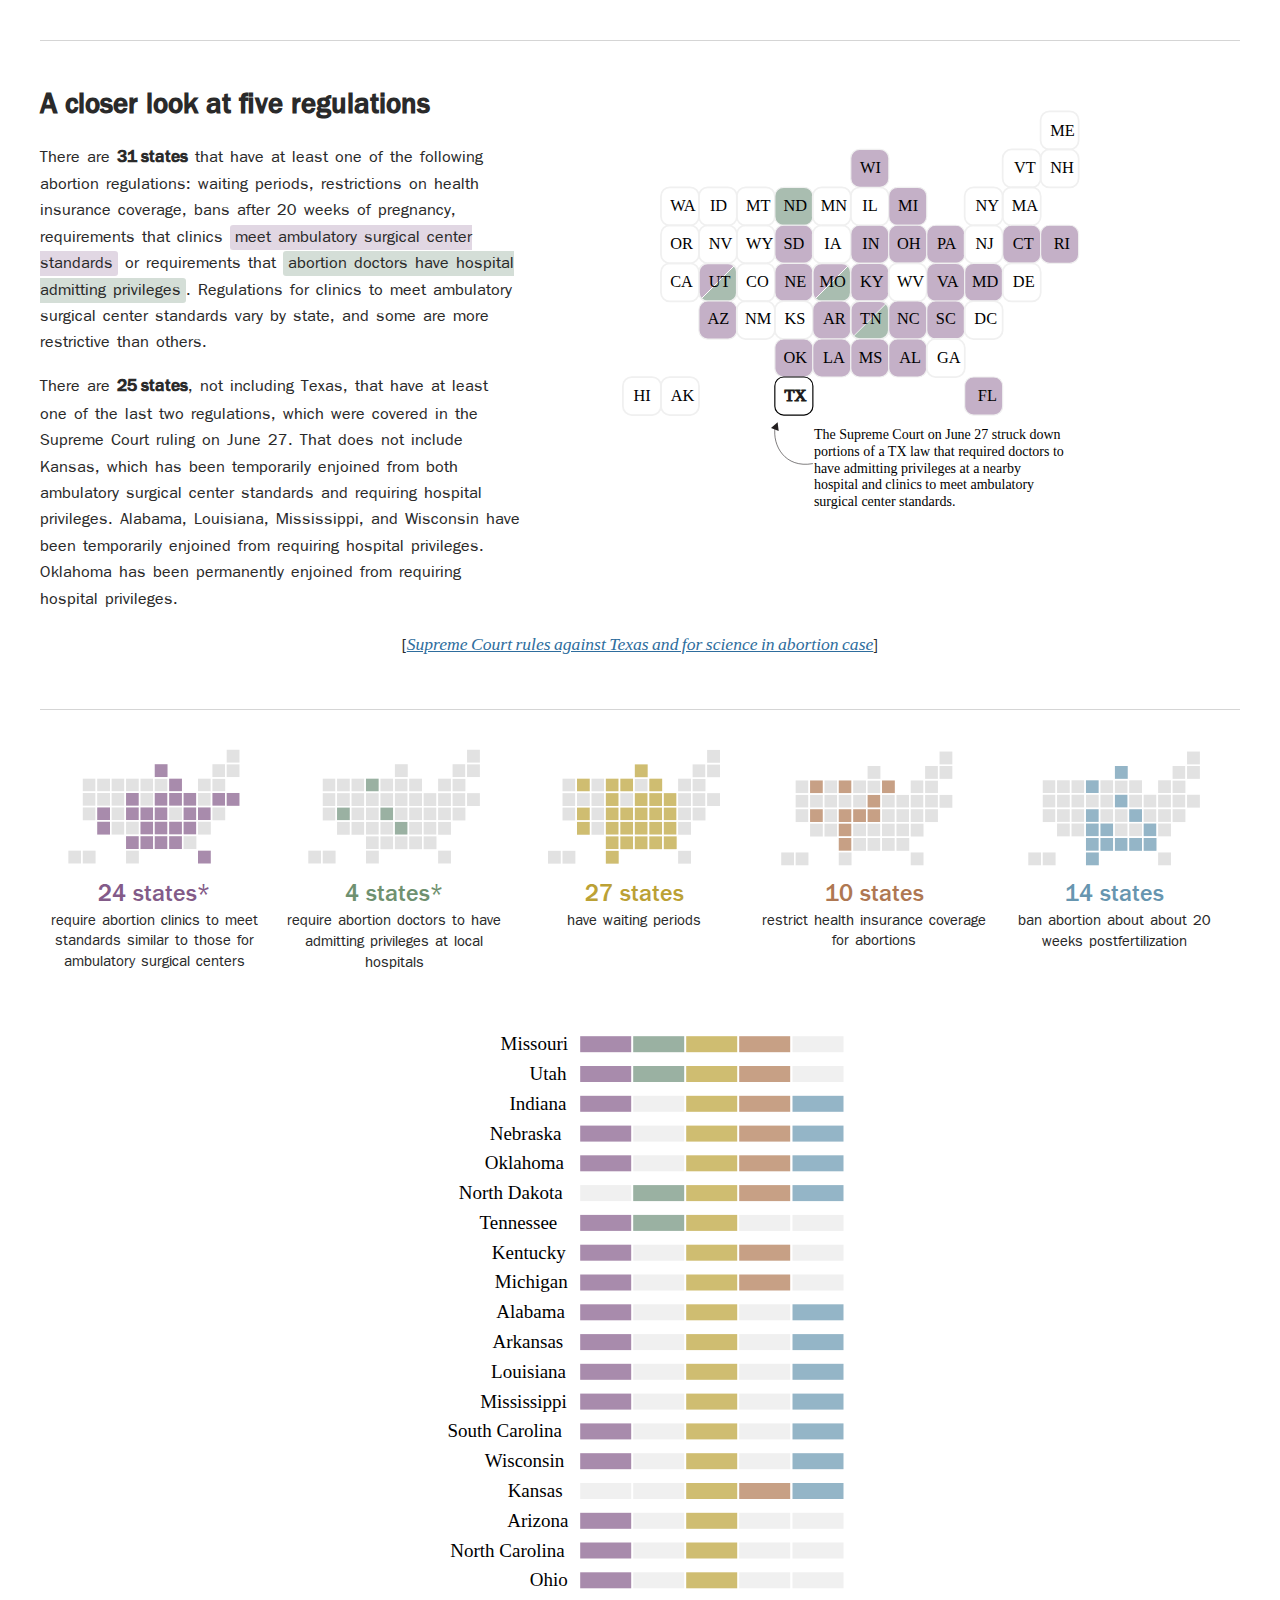
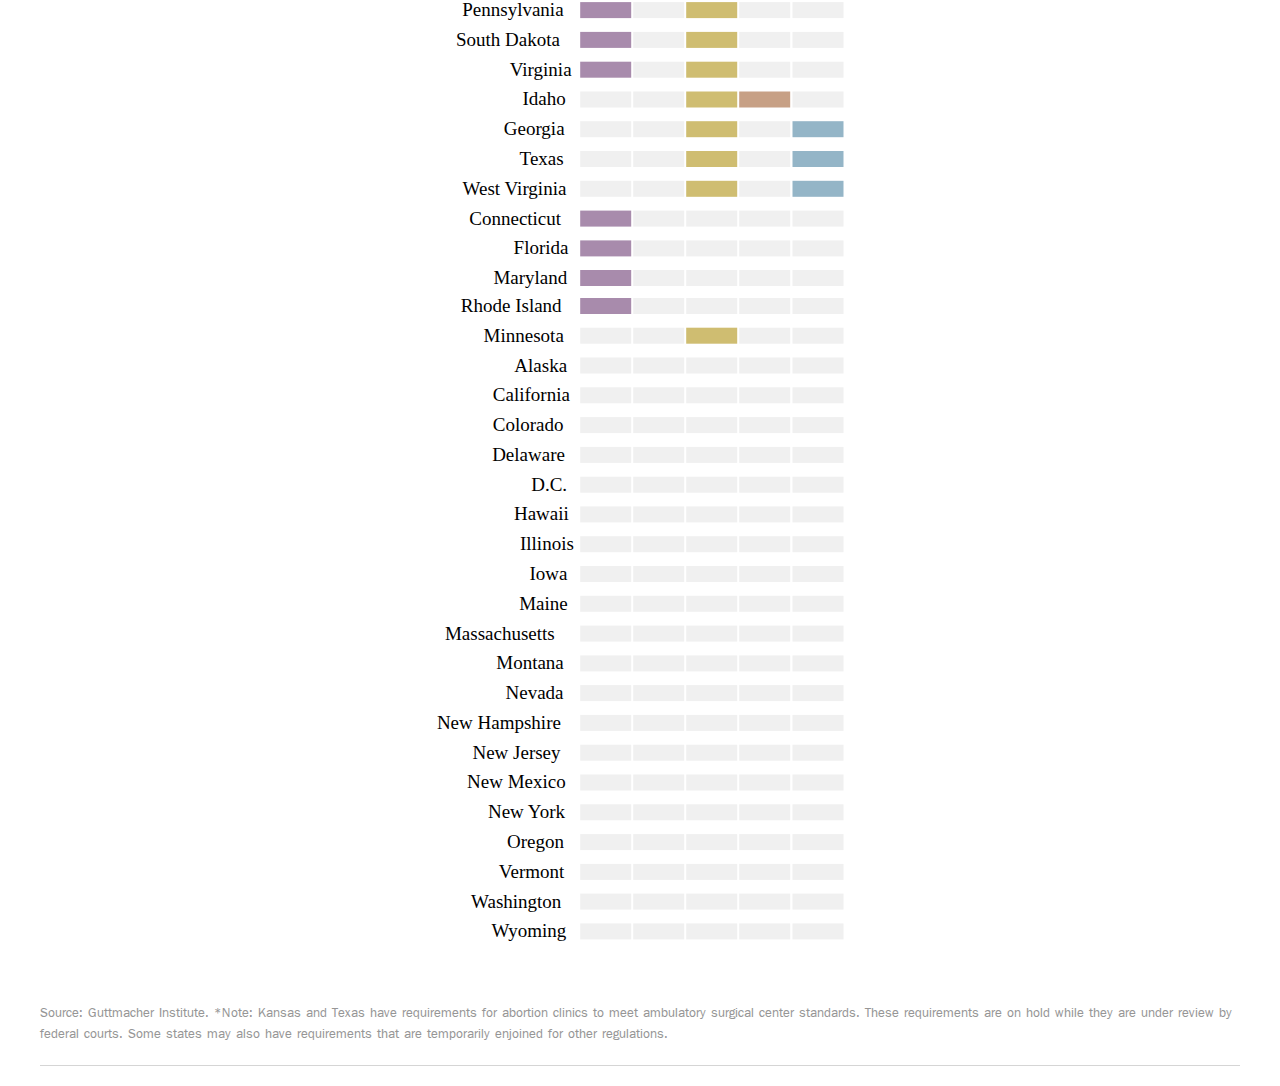
<file: anh-reverse-engineering/index.html>
<head>
	<title>Anh remaking "Abortion regulation by state" by Washington Post</title>
	<style>
		@font-face {font-family:"Franklin Bold"; 
		src:url(fonts/ITCFranklinGothicStd-Med.otf);}
		@font-face {font-family:"Franklin Light";
		src:url(fonts/franklin-gothic-light.ttf);}

		body {margin:40px;
			color:#2a2a2a;}
		h1 {font-family:"Franklin Bold", Helvetica, Arial, sans-serif;
			font-size:1.8em;
			font-weight:800;}
		p 
			{font-family:"Franklin Light", Helvetica, Arial, sans-serif;
			font-size:1.1em;
			line-height:1.5em;
			word-spacing:-1px;}

		.callout {
			font-family:"Franklin Bold", Helvetica, Arial, sans-serif;
			font-weight:800;}

		.highlight1 {background-color:rgba(196,176,199,.5);
					padding:5px;border-radius:3px;}

		.highlight2 {background-color:rgba(169,189,176,.5);
					padding:5px;border-radius:3px;}

		.story-link {font-family:Georgia,serif;
					font-size:1em;
					font-style:itlac;
					color:#2e6d9d;
					text-decoration:underline;}

		.story-link:hover {color:#337ab7;}

		.top
			{width:100%;
			padding-top:30px;
			border-top:1.5px solid #D5D5D5;}

		.middle
				{text-align:center;
				clear:both;}

		.bottom
			{width:100%;
			clear:both;
			margin-top:50px;
			border-top:1.5px solid #D5D5D5;
			padding-top:30px;}

		.left
		{float:left;
		width:40%;}
		
		.right
		{float:left;
		width:55%;
		margin-left:5%;}

		.right img
			{max-width:560px;
			margin-right:10px;}

		.map-wrap
			{float:left;
			width:19%;
			margin-right:1%;
			text-align:center;}
		.map-wrap p
			{font-size:1em;
			margin-top:-1px;
			line-height:1.3em;}

		.total
			{font-family:"Franklin Bold", Helvetica, Arial, sans-serif;
			font-size:1.5em;}

		.bottom-chart
			{width:100%;
			clear:both;
			text-align:center;}

		.bottom-chart img
			{max-width:420px;}

		.bottom-source
			{color:#969696;
				line-height:20px;
				float:left;
				font-size:.8em;
				border-bottom:1px solid #D5D5D5;
				padding-bottom:5px;
				margin-bottom:20px;}
		/*tablet*/
		@media (max-width: 880px) {
			/*new style*/
			body {margin:10px;}
			.left {
				width:100%;
				float:none;}
			.right{
				width:80%;
				float:none;
				margin-left:0;
				text-align:center;
			}
			.map-wrap {
				width:30%;
				margin-right:3%;
			}
			.clear {
				clear:both;
			}
		}
		/*MOBILE*/
		@media (max-width:480px) {
			.right img {
				width:120%;
				margin-right:0;
		}
			.map-wrap {
				width:90%;
				padding:0% 5%;
		}
			.map-wrap img {
				display:none;
		}
			.bottom-chart img {
				width:80%;
			}
}

	</style>
</head>
<body>
	<div class="top">
		<div class="left">
			<h1>A closer look at five regulations</h1>
			<p>There are <span class="callout">31 states</span> that have at least one of the following abortion regulations: waiting periods, restrictions on health insurance coverage, bans after 20 weeks of pregnancy, requirements that clinics <span class="highlight1">meet ambulatory surgical center standards</span> or requirements that <span class="highlight2">abortion doctors have hospital admitting privileges</span>. Regulations for clinics to meet ambulatory surgical center standards vary by state, and some are more restrictive than others.</p>
			<p>There are <span class="callout">25 states</span>, not including Texas, that have at least one of the last two regulations, which were covered in the Supreme Court ruling on June 27. That does not include Kansas, which has been temporarily enjoined from both ambulatory surgical center standards and requiring hospital privileges. Alabama, Louisiana, Mississippi, and Wisconsin have been temporarily enjoined from requiring hospital privileges. Oklahoma has been permanently enjoined from requiring hospital privileges.</p>
		</div>
		<div class="right">
			<img src="img/top-map-1.svg"></img>
		</div>
	</div>
	<div class="middle">
		<p class="link">
		[<a class="story-link" href="https://www.washingtonpost.com/news/to-your-health/wp/2016/06/27/the-supreme-court-rules-against-texas-and-for-science-in-abortion-case/"><em>Supreme Court rules against Texas and for science in abortion case</em></a>]</p>
	</div>
	<div class="bottom">
		<div class="bottom-maps">
			<div class="map-wrap">
				<img src="img/bottom-map-1.svg"></img>
				<span class="total" style="color:#835B89">24 states*</span>
				<p>require abortion clinics to meet standards similar to those for ambulatory surgical centers</p>
			</div>

			<div class="map-wrap">
				<img src="img/bottom-map-2.svg"></img>
				<span class="total" style="color:#6F9170">4 states*</span>
				<p>require abortion doctors to have admitting privileges at local hospitals</p>
			</div>

			<div class="map-wrap">
				<img src="img/bottom-map-3.svg"></img>
				<span class="total" style="color:#BBA135">27 states</span>
				<p>have waiting periods</p>
			</div>
			<div class="clear"></div>
			<div class="map-wrap">
				<img src="img/bottom-map-4.svg"></img>
				<span class="total" style="color:#AF7852">10 states</span>
				<p>restrict health insurance coverage for abortions</p>
			</div>

			<div class="map-wrap">
				<img src="img/bottom-map-5.svg"></img>
				<span class="total" style="color:#6796B0">14 states</span>
				<p>ban abortion about about 20 weeks postfertilization</p>
			</div>


		</div>
		<div class="bottom-chart">
			<img src="img/bottom-chart-1.svg"></img>
		</div>
		<div class="bottom-source">
			<p>Source: Guttmacher Institute. *Note: Kansas and Texas have requirements for abortion clinics to meet ambulatory surgical center standards. These requirements are on hold while they are under review by federal courts. Some states may also have requirements that are temporarily enjoined for other regulations.</p>
		</div>
	</div>
</body>
</file>
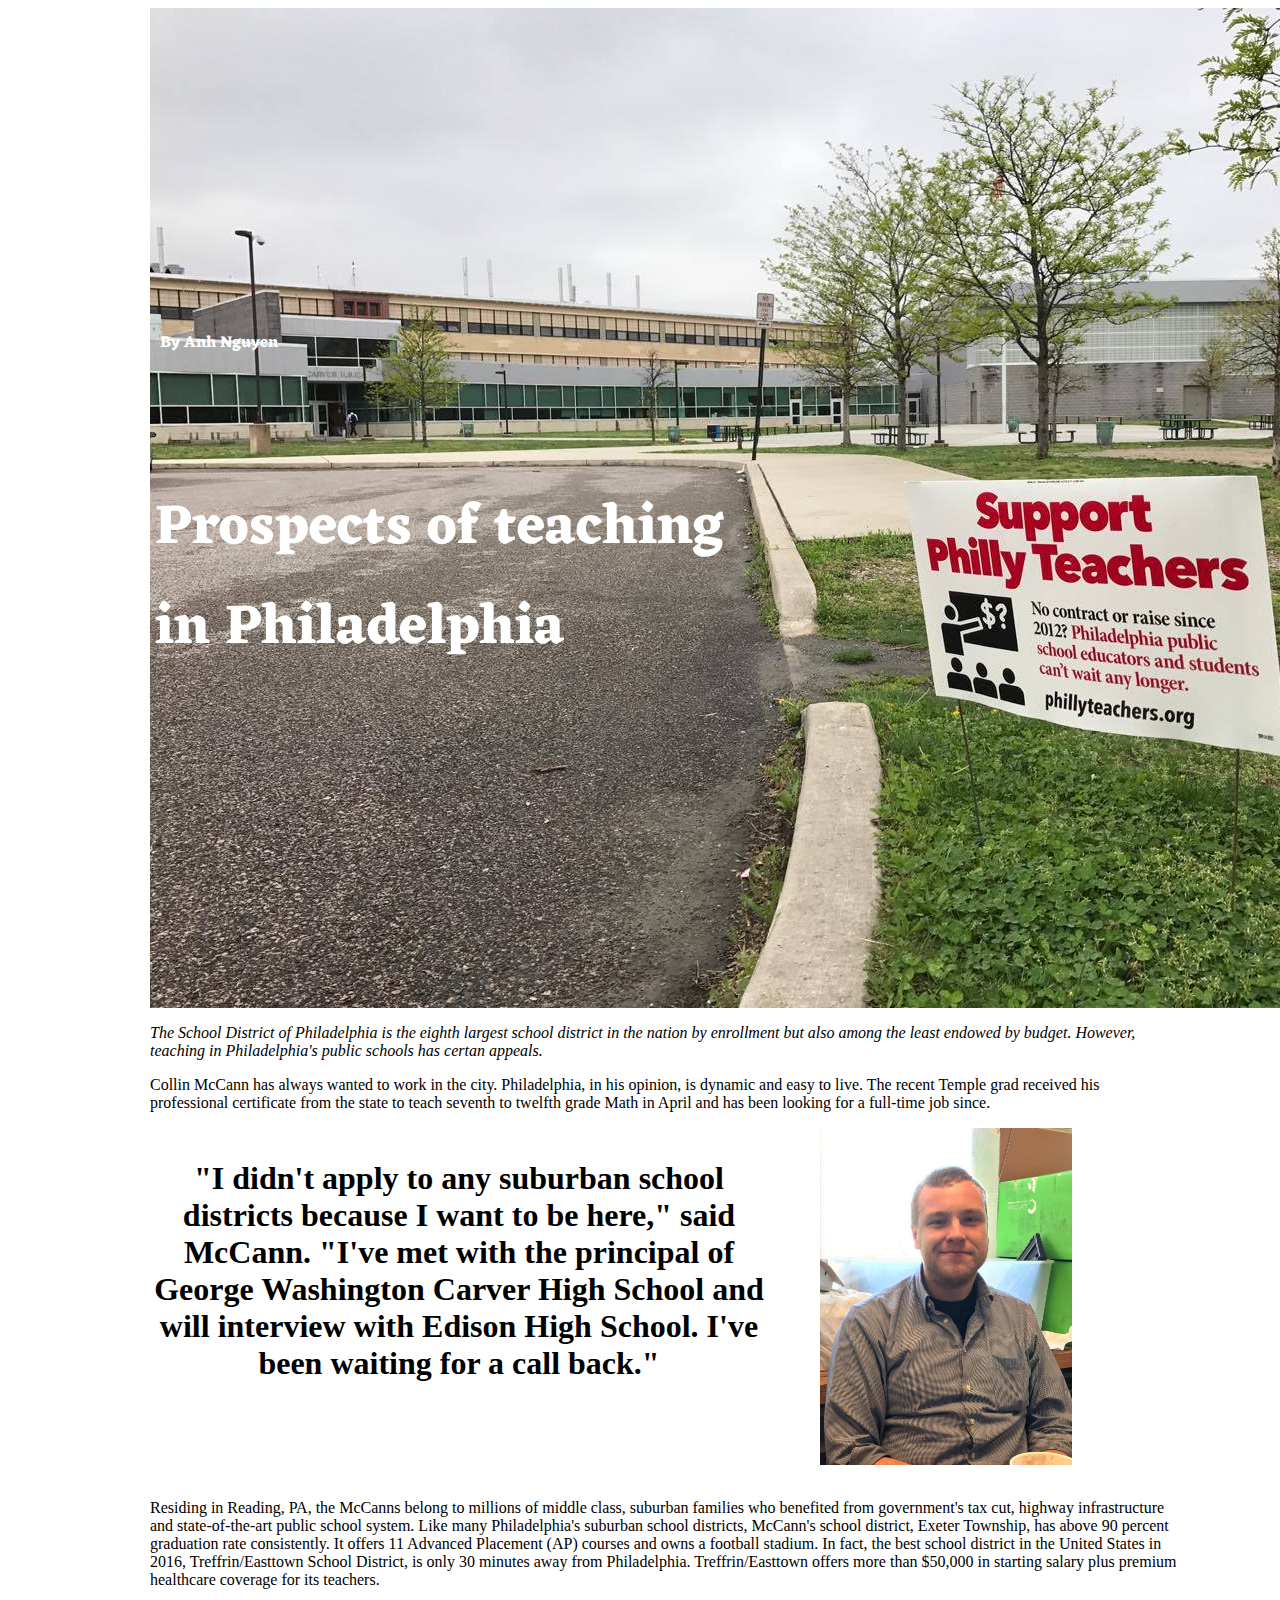
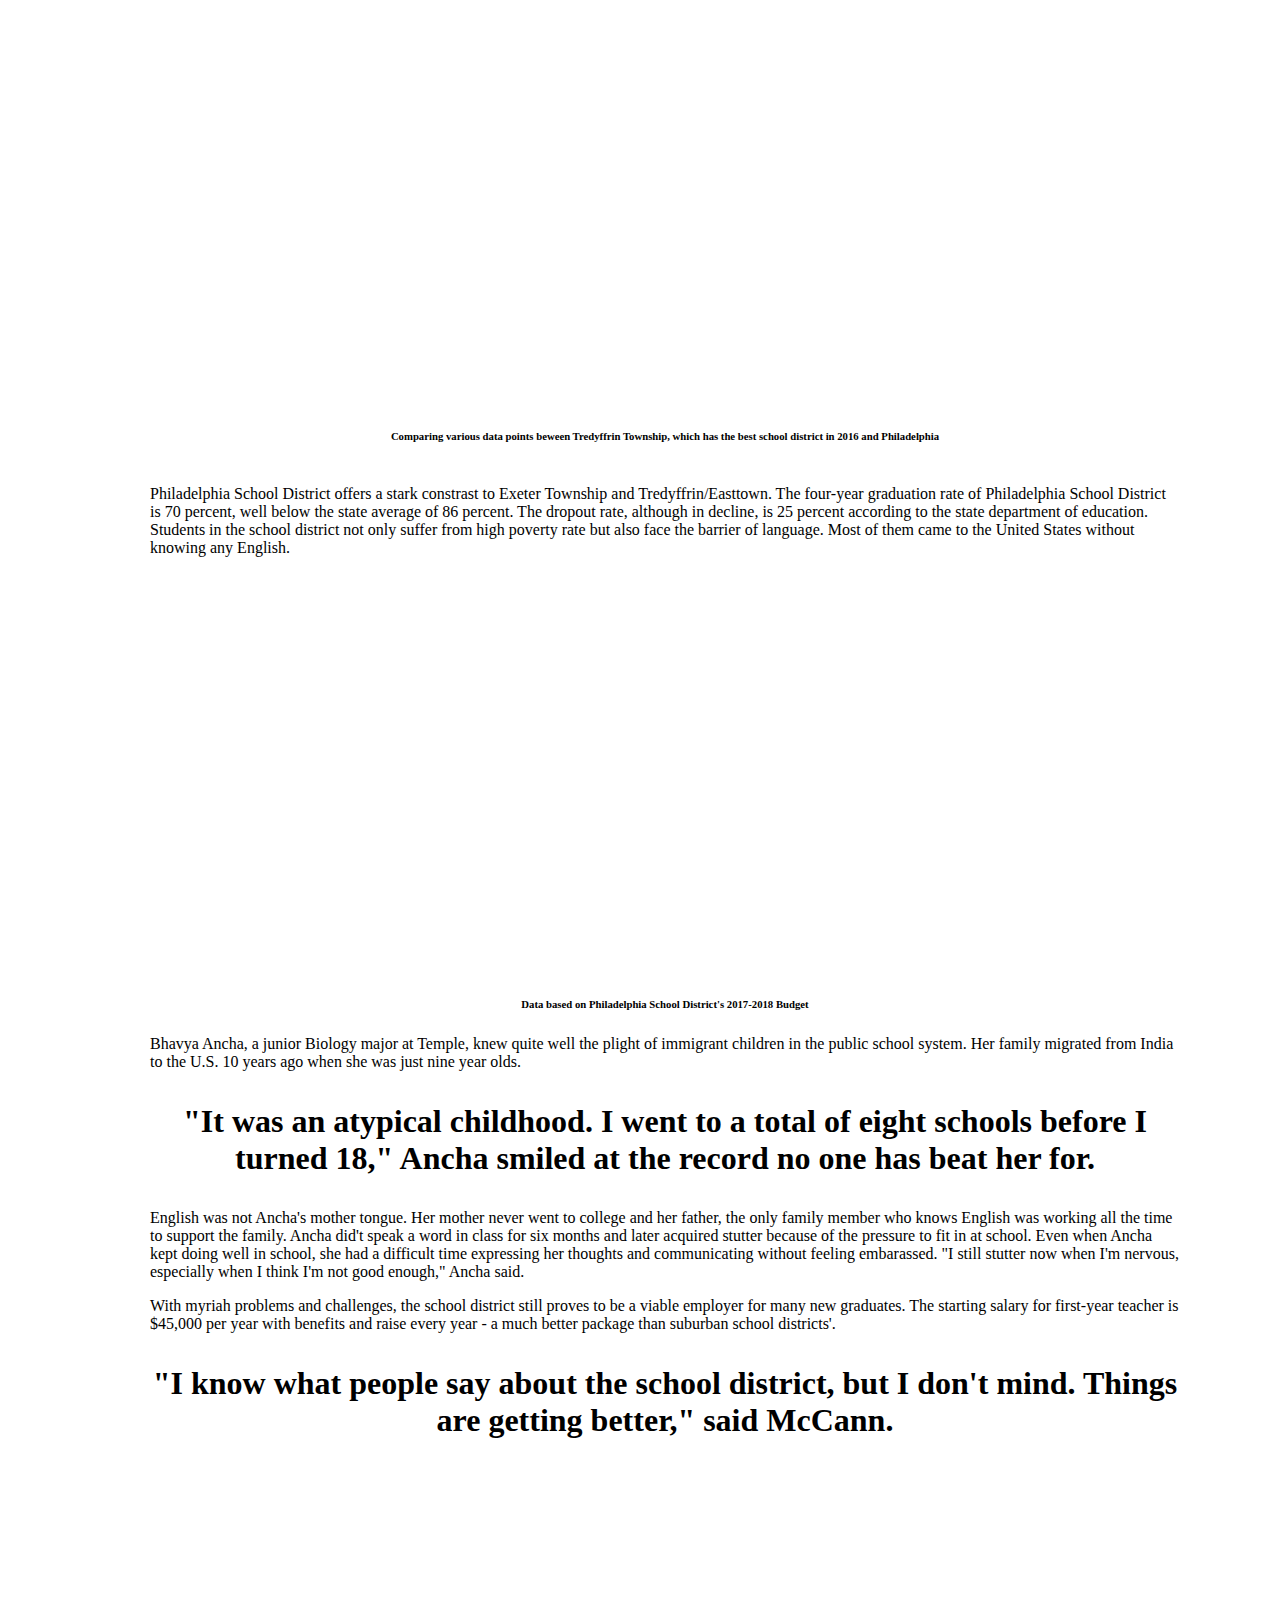
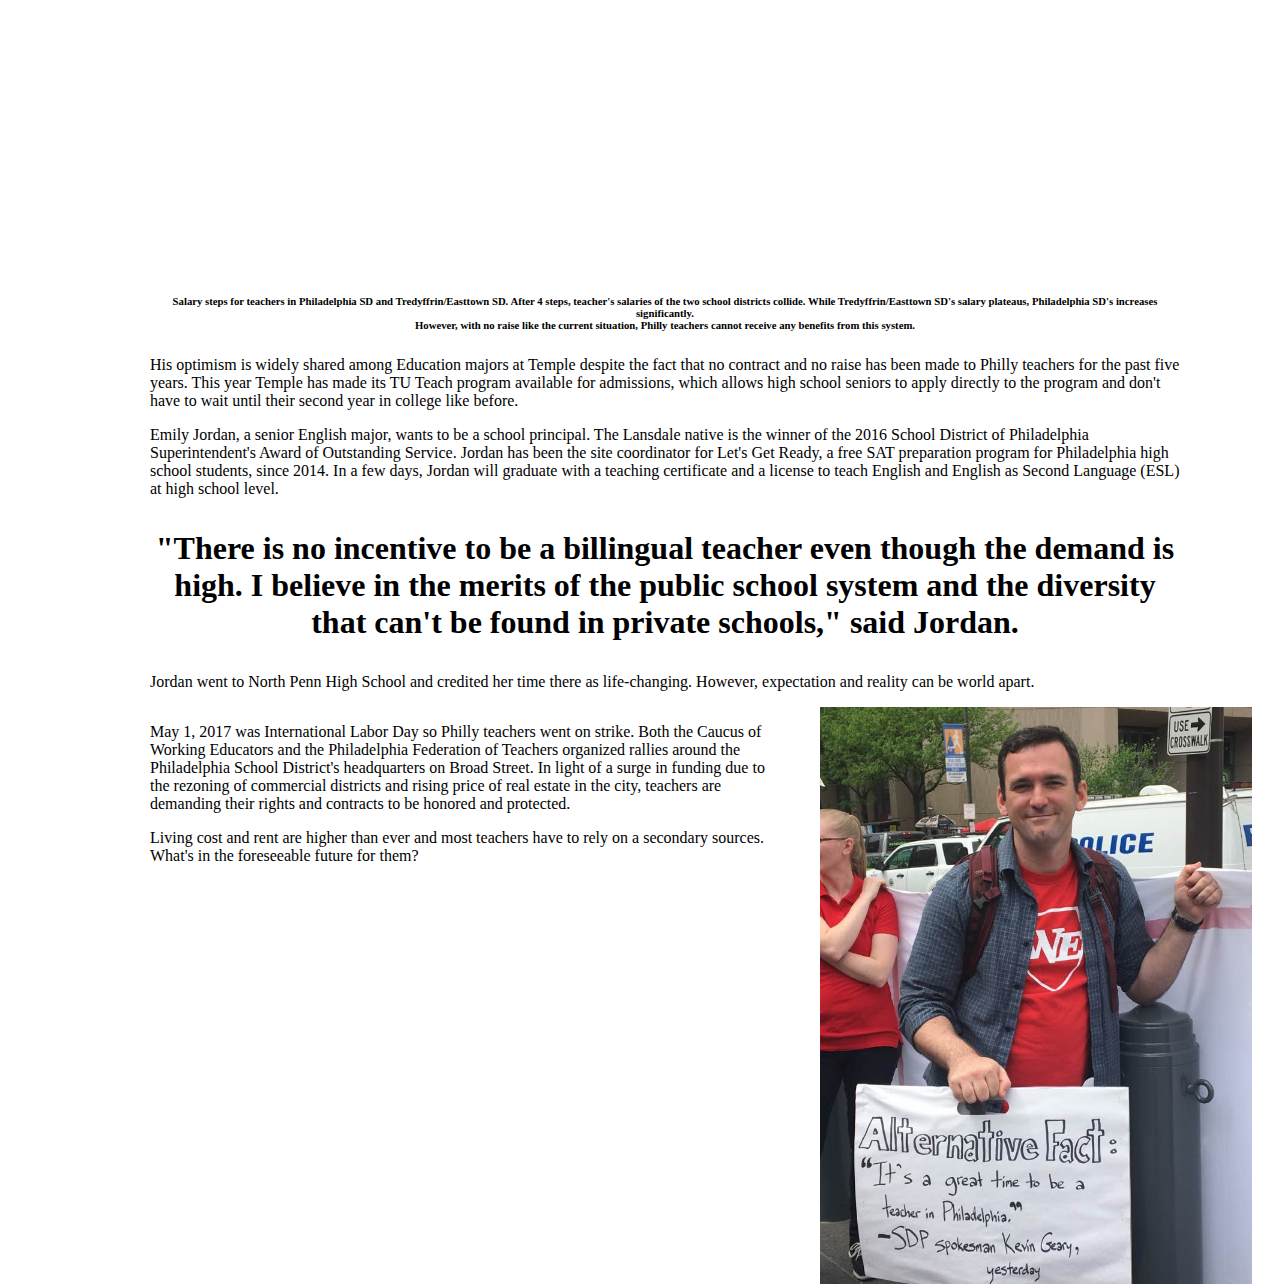
<file: datastory3/index.html>
<head> 
	<title>
	Who wants to be a teacher in Philadelphia?
	</title>
	<link href="https://fonts.googleapis.com/css?family=Eczar|Gentium+Basic" rel="stylesheet"/>
	<link rel="stylesheet" type="text/css" href="stylesheet.css"/>
	<script src="https://code.highcharts.com/highcharts.js"></script>
	<script src="https://code.highcharts.com/modules/exporting.js"></script>
	<script type="text/javascript" src="chart.js"></script>
	<script src="https://code.jquery.com/jquery-3.1.1.min.js"></script>
<script src="https://code.highcharts.com/highcharts.js"></script>
<script src="https://code.highcharts.com/modules/exporting.js"></script>

	</head>
<body> 
	<div class="headline">
		<img id="pic1" src="photos/supportphillyteachers.jpg"/>
		<h2>Prospects of teaching <br>
		in Philadelphia</h2>
		<h4>By Anh Nguyen</h4>
	</div>
	<div class="subhead">
	<p style="font-style: italic"> The School District of Philadelphia is the eighth largest school district in the nation by enrollment but also among the least endowed by budget. However, teaching in Philadelphia's public schools has certan appeals.
	</p></div>
	<p>
	Collin McCann has always wanted to work in the city. Philadelphia, in his opinion, is dynamic and easy to live. The recent Temple grad received his professional certificate from the state to teach seventh to twelfth grade Math in April and has been looking for a full-time job since.</p>
	<div class="left">
	<h3 style="text-align: center">"I didn't apply to any suburban school districts because I want to be here," said McCann. "I've met with the principal of George Washington Carver High School and will interview with Edison High School. I've been waiting for a call back."</h3>
	</div>
	<div class="right">
	<img src="photos/mccann.jpg" class="image2"/>
	</div>
	<div class="para">
	<br>
	<p> Residing in Reading, PA, the McCanns belong to millions of middle class, suburban families who benefited from government's tax cut, highway infrastructure and state-of-the-art public school system. Like many Philadelphia's suburban school districts, McCann's school district, Exeter Township, has above 90 percent graduation rate consistently. It offers 11 Advanced Placement (AP) courses and owns a football stadium. In fact, the best school district in the United States in 2016, Treffrin/Easttown School District, is only 30 minutes away from Philadelphia. Treffrin/Easttown offers more than $50,000 in starting salary plus premium healthcare coverage for its teachers.
	<br>
	<div id="container" style="min-width: 310px; height: 400px; max-width: 600px; margin: 0 auto">	
	</div>
	<h6>Comparing various data points beween Tredyffrin Township, which has the best school district in 2016 and Philadelphia</h6>
	<br>
	Philadelphia School District offers a stark constrast to Exeter Township and Tredyffrin/Easttown. The four-year graduation rate of Philadelphia School District is 70 percent, well below the state average of 86 percent. The dropout rate, although in decline, is 25 percent according to the state department of education. Students in the school district not only suffer from high poverty rate but also face the barrier of language. Most of them came to the United States without knowing any English.
	</p>
	<div id="container1" style="min-width: 400px; height: 400px; margin: 0 auto"></div>
	<h6>Data based on Philadelphia School District's 2017-2018 Budget</h6>
	<p>
	Bhavya Ancha, a junior Biology major at Temple, knew quite well the plight of immigrant children in the public school system. Her family migrated from India to the U.S. 10 years ago when she was just nine year olds.</p>
	<h3>"It was an atypical childhood. I went to a total of eight schools before I turned 18," Ancha smiled at the record no one has beat her for.</h3>
	<p> 
	English was not Ancha's mother tongue. Her mother never went to college and her father, the only family member who knows English was working all the time to support the family. Ancha did't speak a word in class for six months and later acquired stutter because of the pressure to fit in at school. Even when Ancha kept doing well in school, she had a difficult time expressing her thoughts and communicating without feeling embarassed. "I still stutter now when I'm nervous, especially when I think I'm not good enough," Ancha said.</p>
	<p>
	With myriah problems and challenges, the school district still proves to be a viable employer for many new graduates. The starting salary for first-year teacher is $45,000 per year with benefits and raise every year - a much better package than suburban school districts'. 
	</p>
	<h3>"I know what people say about the school district, but I don't mind. Things are getting better," said McCann.</h3>
	<!--CHART 1 HERE-->
	<div id="container3" style="min-width: 310px; height: 400px; margin: 0 auto"></div>
	<h6>Salary steps for teachers in Philadelphia SD and Tredyffrin/Easttown SD. After 4 steps, teacher's salaries of the two school districts collide. While Tredyffrin/Easttown SD's salary plateaus, Philadelphia SD's increases significantly.<br>
	However, with no raise like the current situation, Philly teachers cannot receive any benefits from this system.</h6>
	<p>His optimism is widely shared among Education majors at Temple despite the fact that no contract and no raise has been made to Philly teachers for the past five years. This year Temple has made its TU Teach program available for admissions, which allows high school seniors to apply directly to the program and don't have to wait until their second year in college like before.</p>
	<!--OVERVIEW ABOUT TUTEACH AT TEMPLE-->
	<P>Emily Jordan, a senior English major, wants to be a school principal. The Lansdale native is the winner of the 2016 School District of Philadelphia Superintendent's Award of Outstanding Service. Jordan has been the site coordinator for Let's Get Ready, a free SAT preparation program for Philadelphia high school students, since 2014. In a few days, Jordan will graduate with a teaching certificate and a license to teach English and English as Second Language (ESL) at high school level.</P>
	<h3>"There is no incentive to be a billingual teacher even though the demand is high. I believe in the merits of the public school system and the diversity that can't be found in private schools," said Jordan.</h3>
	<p>Jordan went to North Penn High School and credited her time there as life-changing. However, expectation and reality can be world apart.</p>
	<div class="right">
	<img src="photos/protest.jpg" style="max-width:120%;"/>
	</div>
	<div class="left">
	<p>May 1, 2017 was International Labor Day so Philly teachers went on strike. Both the Caucus of Working Educators and the Philadelphia Federation of Teachers organized rallies around the Philadelphia School District's headquarters on Broad Street. In light of a surge in funding due to the rezoning of commercial districts and rising price of real estate in the city, teachers are demanding their rights and contracts to be honored and protected. 
	</p>
	<p>Living cost and rent are higher than ever and most teachers have to rely on a secondary sources. What's in the foreseeable future for them?</p> 
	</div>   
</div>
<script>
Highcharts.chart('container1', {
    chart: {
        plotBackgroundColor: null,
        plotBorderWidth: null,
        plotShadow: false,
        type: 'pie'
    },
    title: {
        text: ''
    },
    tooltip: {
        pointFormat: '{series.name}: <b>{point.percentage:.1f}%</b>'
    },
    plotOptions: {
        pie: {
            allowPointSelect: true,
            cursor: 'pointer',
            dataLabels: {
                enabled: true,
                format: '<b>{point.name}</b>: {point.percentage:.1f} %',
                style: {
                    color: (Highcharts.theme && Highcharts.theme.contrastTextColor) || 'black'
                }
            }
        }
    },
    series: [{
        name: 'Titles',
        colorByPoint: true,
        data: [{
            name: 'Full-time Teachers',
            y: 79.3
        }, {
            name: 'Special Ed Teachers',
            y: 16.2,
            sliced: true,
            selected: true
        }, {
            name: 'School Counselors',
            y: 3.3
        }, {
            name: 'Demonstration Teachers',
            y: 1
        }, {
            name: 'Demonstration Special Ed Teachers',
            y: 0.2
        }]
    }],
    legends: {
    		enabled: false
    },
    credits: {
    		enabled: false
    },
    exporting: {
    		enabled:false
    },
    tooltip: {
        headerFormat: '<span style="font-size:15px">{series.name}</span><br>',
        pointFormat: '<span style="color:{point.color}">{point.name}</span>: <b> {point.y:.2f}%</b> of total<br/>'},
    
});
Highcharts.chart('container', {
    chart: {
        type: 'column'
    },
    title: {
        text: ''
    },
    subtitle: {
        text: ''
    },
    xAxis: {
        categories: [
            'Philadelphia School District',
            'Tredyffrin/Easttown School District',
        ],
        crosshair: true
    },
    yAxis: {
        min: 0,
        title: {
            text: ''
        }
    },
    tooltip: {
        headerFormat: '<span style="font-size:10px">{point.key}</span><table>',
        pointFormat: '<tr><td style="color:{series.color};padding:0">{series.name}: </td>' +
            '<td style="padding:0"><b>${point.y} </b></td></tr>',
        footerFormat: '</table>',
        shared: true,
        useHTML: true
    },
    exporting: {
    		enabled:false
    },
    credits: {
    		enabled: false
    },
    plotOptions: {
        column: {
            pointPadding: 0.2,
            borderWidth: 0
        }
    },
    series: [{
        name: 'Starting salary for B.A./B.S.',
        color: 'rgba(165,170,217,1)',
        data: [45360,50250]

    }, {
        name: 'Starting salary for M.A./M.S.',
        color: 'rgba(126,86,134,.9)',
        data: [46694,51100]

    }, {
        name: 'Average household income',
        color: 'rgba(248,161,63,1)',
        data: [34207,99728]

    }, {
        name: 'National household income',
        color: 'rgba(186,60,61,.9)',
        data: [51939,51939]

    }]
});

Highcharts.chart('container3', {
    chart: {
        type: 'areaspline'
    },
    title: {
        text: ''
    },
    legend: {
        layout: 'vertical',
        align: 'left',
        verticalAlign: 'top',
        x: 150,
        y: 100,
        floating: true,
        borderWidth: 1,
        backgroundColor: (Highcharts.theme && Highcharts.theme.legendBackgroundColor) || '#FFFFFF'
    },
    xAxis: {
        categories: [
            'Step 1',
            'Step 2',
            'Step 3',
            'Step 4',
            'Step 5',
            'Step 6',
            'Step 7',
            'Step 8',
            'Step 9',
            'Step 10',
            'Step 11'
        ]
    },
    yAxis: {
        title: {
            text: 'Salary'
        }
    },
    tooltip: {
        shared: true,
        valuePrefix: '$'
    },
    credits: {
        enabled: false
    },
    exporting: {
    	enabled:false
    },
    legend: {
    	enabled: false
    },
    plotOptions: {
        areaspline: {
            fillOpacity: 0.5
        }
    },
    series: [{
        name: 'Philadelphia SD',
        data: [45360, 47278, 51113,54365,57450,60203,62869,64045,65242,66462,67705]
    }, {
        name: 'Treffrin/Easttown SD',
        data: [50250,51250,52450,53100,54699,55648,57047,58495,59394,61391,63190]
    }]
});


</script>



	</body>
</file>
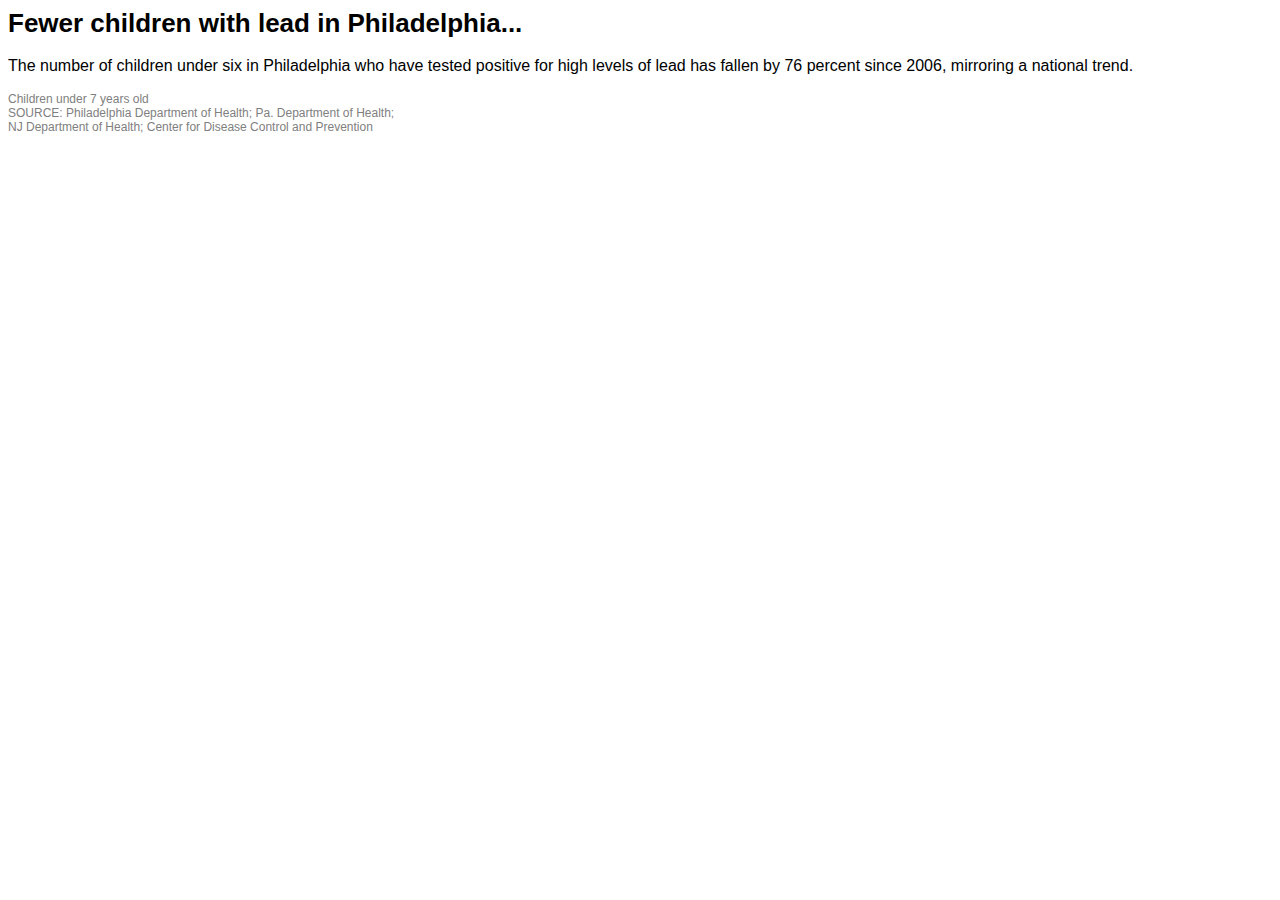
<file: reverse-engineering-2/index.html>
<head>
	<title>
		Anh's Reverse Engineering Project 2
	</title>
	<script src="https://code.jquery.com/jquery-3.2.1.min.js" integrity="sha256-hwg4gsxgFZhOsEEamdOYGBf13FyQuiTwlAQgxVSNgt4="crossorigin="anonymous"></script>
	<script src="https://code.highcharts.com/highcharts.js"></script>
	
	<style>
		h1 {
			font-family: sans-serif;
			font-size:26px;
			font-weight: bold;
		}
		p {
			font-family: sans-serif;
			line-height: 1.2;
			font-weight: 200;

		}
		.source {
			font-family: sans-serif;
			font-size: 12px;
			color:gray;
			line-height: 1.5em;
		}
	</style>
</head>
<body>
	<h1>Fewer children with lead in Philadelphia...</h1>
	<p>The number of children under six in Philadelphia who have tested positive for high levels of lead has fallen by 76 percent since 2006, mirroring a national trend.</p>
	<div id="chart1"></div>
	<div class="source">
		<p>
			Children under 7 years old<br>
			SOURCE: Philadelphia Department of Health; Pa. Department of Health; <br>
			NJ Department of Health; Center for Disease Control and Prevention 
		</p>
	</div>

	<!--JS: Chart1 -->

	<script>
		$(function() {
			var myChart = Highcharts.chart('chart1', {

				chart: {
					type: 'column'
				},
				series: [{
					name: 'Percent with a blood lead level (BLL) of 5-9',
					data: [27.2, 20.4, 15.6, 11.3, 10.1, 7.3, 7.3, 6.6, 6.5, 5.9], 
					color: '#555555'
				},
				{
					name: 'Percent with a blood lead level (BLL) of 10+',
					data:[7.7,4.1,3.2,2.5,2.4,1.7,1.7,1.5,1.5,1.3],
					color: '#f1fc46'
				}	

				],
				plotOptions: {
					column: {
						stacking: "normal"
					}
				}, 
				xAxis: {
					categories: ['2006','2007','2008','2009','2010','2011','2012','2013','2014','2015']
				},
				yAxis: {
					title: {
						text:'% of tested children with BLL 5+'
					},
					gridLineWidth: 0
				},

				title: {
					text: ''
				},
				credits: {
					enabled:false
				},
				tooltip: {
					formatter: function() {
						return this.y + '% of children in Philly in ' + this.x +' had a BLL of' + this.series.name.substring(40,44)

					}

				}

			});

		});

	<h1>...But Levels Are Still Highest in the Region</h1>
	<p>The city's lead-exposure rate in 2014 was higher than any of its surrounding suburban counties, and twice the national average.</p>
	<div id="chart1"></div>
	<div class="source">
		<p>
			Children under 7 years old<br>
			SOURCE: Philadelphia Department of Health; Pa. Department of Health; <br>
			NJ Department of Health; Center for Disease Control and Prevention
		</p>
	</div>

	<!--JS: Chart1 -->

	<script>
		$(function() {
			var myChart = Highcharts.chart('chart1', {
				chart: {
					type: 'bar'
				},
				series: [{
			name:"Percentage of BLL by counties and country",
			data:[1.5,1.7,2.1,2.4,{y:3.8,color:'#D8E32D'},5.1,6.2,6.7,8.0],
			color: "#5F7495"
			}],
				xAxis: {
			    categories: ["Burlington","Gloucester","Camden","Bucks*","<strong>US</strong>","Montgomery*","Chester*","Delaware*","Philadelphia"],
			    reversed: false
		    },
		    yAxis: {
			    title: {
				  text: " "
			    },
			    min: null,
			    max: null,
		    },
				credits: {
					enabled: false
				},
				legend: {
			layout: "horizontal",
			align: "center",
			verticalAlign: "bottom",
			enabled: false,
			
		},
				title: {
					text: ''
				},
		})
	})
	</script>
</body>
</file>
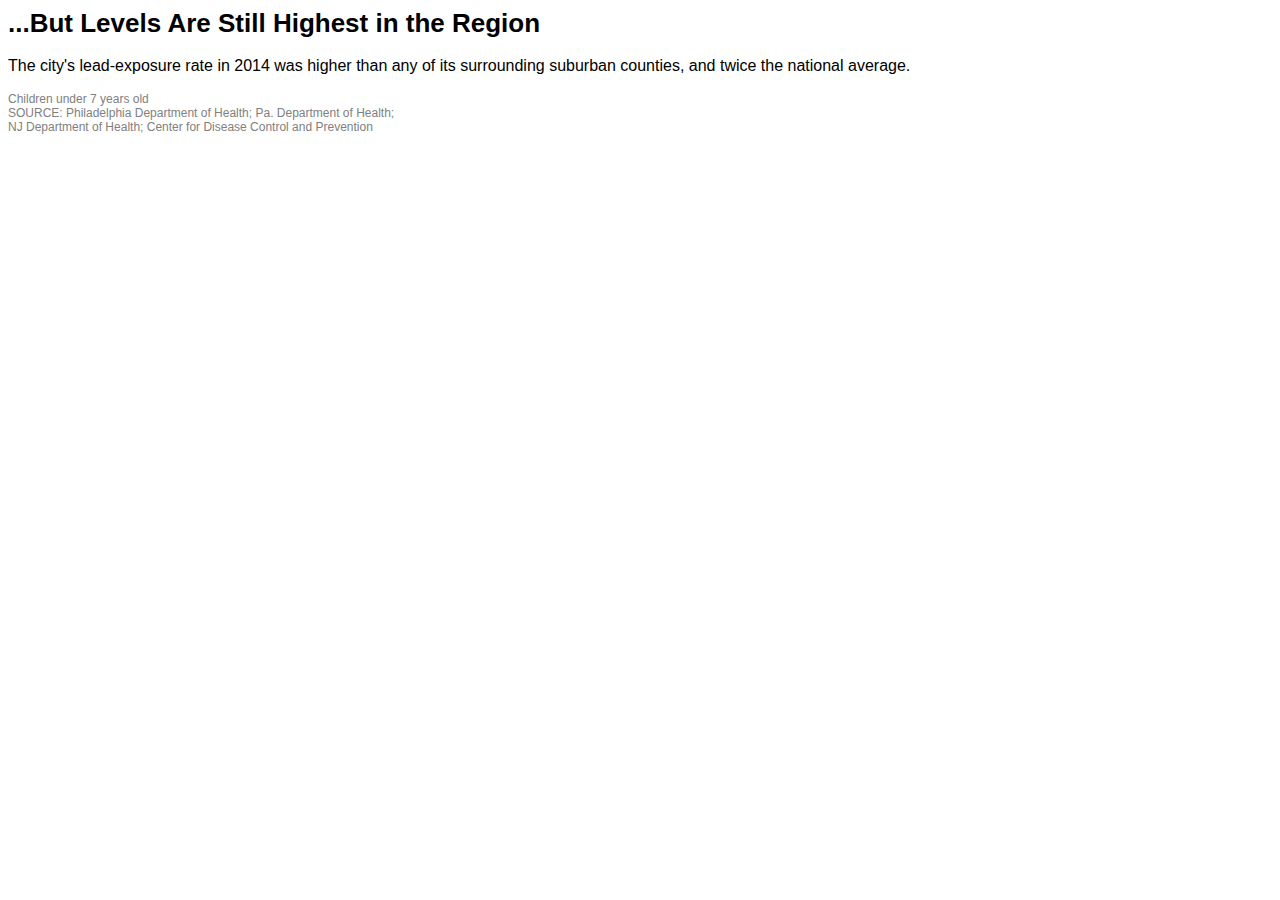
<file: reverse-engineering-3/index.html>
<head>
	<title>
		Anh's Reverse Engineering Project 2
	</title>
	<script src="https://code.jquery.com/jquery-3.2.1.min.js" integrity="sha256-hwg4gsxgFZhOsEEamdOYGBf13FyQuiTwlAQgxVSNgt4="crossorigin="anonymous"></script>
	<script src="https://code.highcharts.com/highcharts.js"></script>
	<style>
		h1 {
			font-family: sans-serif;
			font-size:26px;
			font-weight: bold;
		}
		p {
			font-family: sans-serif;
			line-height: 1.2;
			font-weight: 200;
		}
		.source {
			font-family: sans-serif;
			font-size: 12px;
			color:gray;
			line-height: 1.5em;
		}
	</style>
</head>
<body>
	<h1>...But Levels Are Still Highest in the Region</h1>
	<p>The city's lead-exposure rate in 2014 was higher than any of its surrounding suburban counties, and twice the national average.</p>
	<div id="chart1"></div>
	<div class="source">
		<p>
			Children under 7 years old<br>
			SOURCE: Philadelphia Department of Health; Pa. Department of Health; <br>
			NJ Department of Health; Center for Disease Control and Prevention
		</p>
	</div>

	<!--JS: Chart1 -->

	<script>
		$(function() {
			var myChart = Highcharts.chart('chart1', {
				chart: {
					type: 'bar'
				},
				series: [{
			name:"Percentage of BLL by counties and country",
			data:[1.5,1.7,2.1,2.4,{y:3.8,color:'#D8E32D'},5.1,6.2,6.7,8.0],
			color: "#5F7495"
			}],
				xAxis: {
			    categories: ["Burlington","Gloucester","Camden","Bucks*","<strong>US</strong>","Montgomery*","Chester*","Delaware*","Philadelphia"],
			    reversed: false
		    },
		    yAxis: {
			    title: {
				  text: " "
			    },
			    min: null,
			    max: null,
		    },
				credits: {
					enabled: false
				},
				legend: {
			layout: "horizontal",
			align: "center",
			verticalAlign: "bottom",
			enabled: false,
			
		},
				title: {
					text: ''
				},
		})
	})
	
	</script>


</body>
</file>
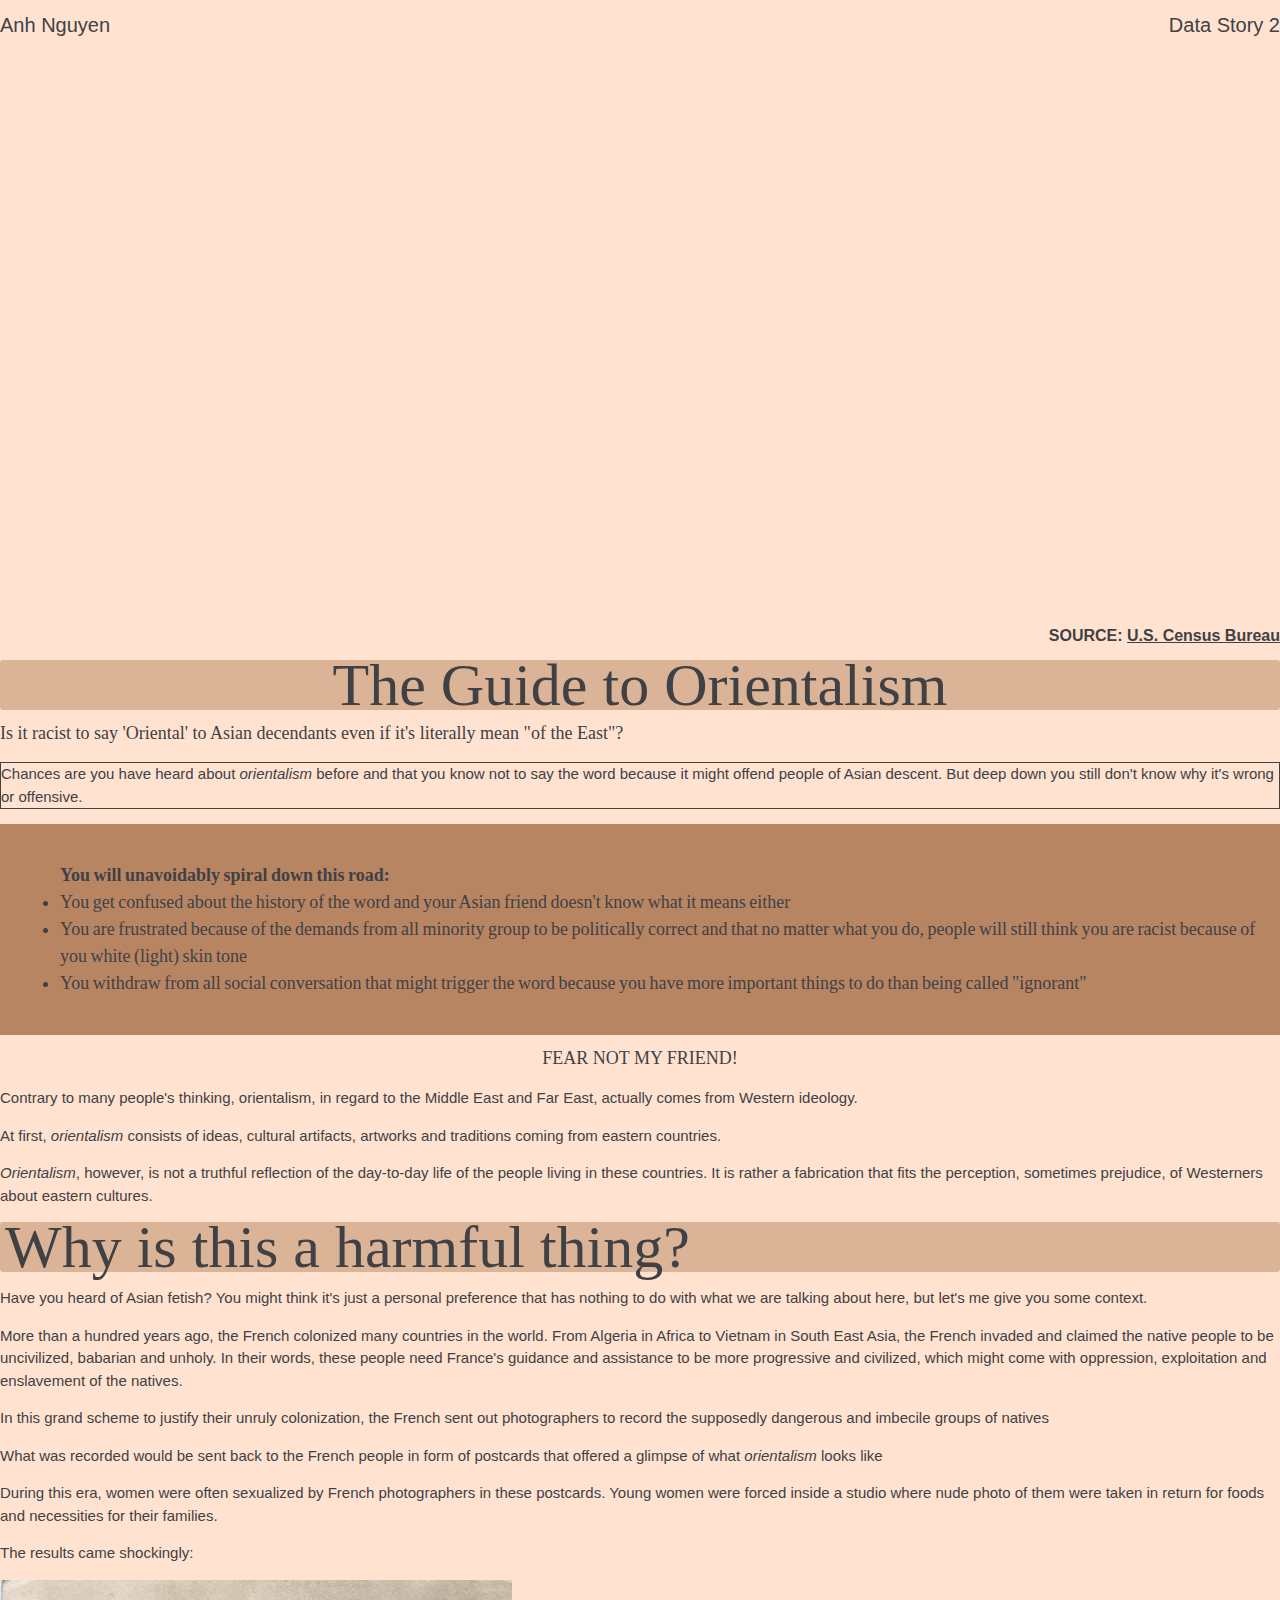
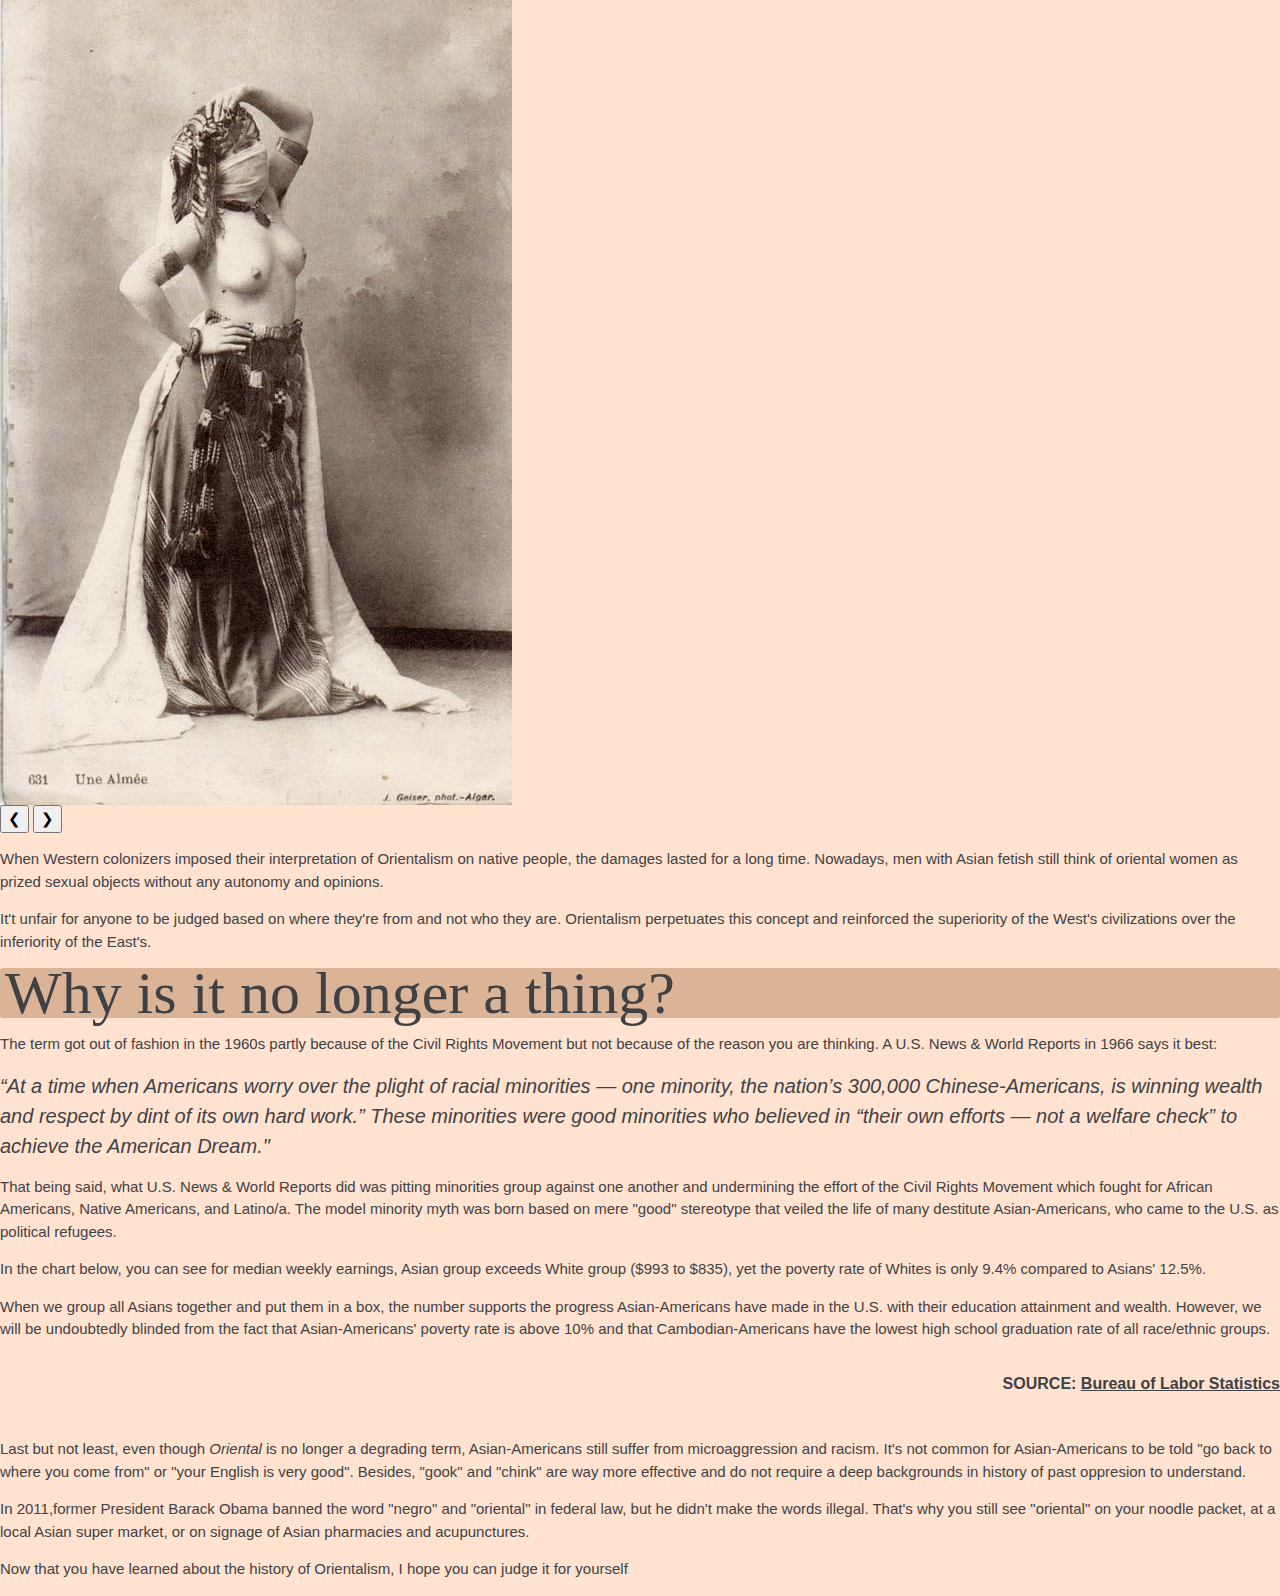
<file: data-story-2/data-story-2/index.html>
<head> 
	<title>Anh's Data Story 2</title>
<script src="https://code.jquery.com/jquery-3.1.1.min.js"></script>
<script src="https://code.highcharts.com/highcharts.js"></script>
<script src="https://code.highcharts.com/highcharts-more.js"></script>
<script src="https://code.highcharts.com/modules/exporting.js"></script>

<meta name="viewport" content="width=device-width, initial-scale=1">
<link rel="stylesheet" href="https://www.w3schools.com/w3css/4/w3.css">

	<style>
		body {
			color: #3f4145;
			background-color: #ffe3d0;}
		h2 {font-family:"Menlo-Regular";
			font-size:4em;
			font-weight:500;
			line-height: 40px;
			background-color:#dbb397;
			padding:5px;border-radius:3px;
			}
		ul {font-family:Georgia;
			font-size:18px;
			line-height: 1.5em;
			word-spacing:-1px;}
		.block1 {background-color: #b88563;
				clear:both;
				padding:20px;
				font-size:15px;}
		h5 {font-family:"Menlo-Regular";
			font-size:18px;}
		#byline {float:left;
				margin-top: 0}
		#assignment {float:right;
					margin-top: 0}
		#headline-subhead {
			font-family: "Menlo-Regular";

		},
		.mySlides {
			width:40%;
			align-content: center;
		}
		
		p h4 {font-family: "Menlo-Regular"}
		.source {
			font-family: Arial;
			font-size:16px;
			font-weight: 800;
			float:right;
		},


	</style>
</head>
<body>
	<div id="byline">
		<h4>Anh Nguyen</h4></div>
	<div id="assignment">
		<h4>Data Story 2</h4></div>
	<br>
	<br>
	<div id="chart03", style="min-width: 40%; height: 60%; margin: 0 auto">
		
	</div>
	<br>
		<p class="source">SOURCE: <a href="https://www.census.gov/prod/cen2010/briefs/c2010br-11.pdf">U.S. Census Bureau</a><p>
	<br>
	<div id="headline-subhead">
		<h2 align="center">The Guide to Orientalism</h2>
		<h5>Is it racist to say 'Oriental' to Asian decendants even if it's literally mean "of the East"?</h5></div>
	<div class="opening"> 
	<p class="right", style="border: 1px solid">Chances are you have heard about <i>orientalism</i> before and that you know not to say the word because it might offend people of Asian descent. But deep down you still don't know why it's wrong or offensive.</p></div>
	<div id="chart01", class="left">
	</div>
	<div>
		<!--<img src="image/image1.png" width="150" height="150"/></div>--></div>
	
	<!--Chart01 about the make-ups of Asian Americans in the US in 2011 and 2050-->
	<script>
		$(function() {
			var myChart = Highcharts.chart('chart01',{
				chart: {
					polar: true,
					type: 'line',
					backgroundColor: '#ffe3d0',
				},
				title: {
					text: 'U.S. Asian-American Population',
					x: -80,
					align: 'center',
					style: {
					fontFamily: 'Menlo-Regular',
					color:'#3f4145',}
				},

				pane: {
					size: '80%'
				},
				xAxis: {
					gridLineColor: '#d87836',
					categories: ['Chinese', 'Filipino','Indian','Vietnamese','Korean','Japanese'],
					tickmarkPlacement: 'on',
					lineWidth:0,
				},
				yAxis: {
					gridLineColor: '#d87836',
					gridLineInterpolation: 'polygon',
					lineWidth: 0,
					min: 0,
				},
				tooltip: {
					shared: true,
					
				},
				legend: {
					align: 'right',
					verticalAlign: 'top',
					y: 70,
					layout: 'vertical'
				},

				credits: {
					enabled:false
				},

				exporting: {
					enabled:false
				},

				series: [{
					name: '2011',
					data: [4010114, 3416840,3183063,1737433,1706822,1304286],
					pointPlacement:'on'},

					{
					name: '2000',
					data: [2700000,2400000,1900000,1200000,1200000,1100000]	
					
					}],


				})})
		</script>


		<script>
		$(function () {

		var myChart03 = Highcharts.chart('chart03', {
    chart: {
        type: 'column',
        backgroundColor: '#ffe3d0',
    },
    title: {
        text: 'U.S. Demographics Projection 2014-2060',
        style: {
        	fontFamily: 'Menlo-Regular',
			color:'#3f4145',
        }
    },
    xAxis: {
        categories: ['2014', '2060']
    },
    yAxis: {
        min: 0,
        title: {
            text: '%',
            max: 100,
            min: 0,
        },
        stackLabels: {
            enabled: true,
            style: {
                fontWeight: 'bold',
                color: (Highcharts.theme && Highcharts.theme.textColor) || 'gray'
            }
        }
    },
    legend: {
        align: 'right',
        x: -30,
        verticalAlign: 'top',
        y: 25,
        floating: true,
        backgroundColor: (Highcharts.theme && Highcharts.theme.background2) || '#ffe3d0',
        borderColor: '#CCC',
        borderWidth: 1,
        shadow: false
    },
    tooltip: {
        headerFormat: '<b>{point.x}</b><br/>',
        pointFormat: '{series.name}: {point.y}<br/>Total: {point.stackTotal}'
    },
    plotOptions: {
        column: {
            stacking: 'normal',
            dataLabels: {
                enabled: true,
                color: (Highcharts.theme && Highcharts.theme.dataLabelsColor) || 'white'
            }
        }
    },
    credits: {
					enabled:false
				},

				exporting: {
					enabled:false
				},
    series: [{
        name: 'White',
        data: [62.2, 43.6]
    }, {
        name: 'Black',
        data: [13.2,14.3]
    }, {
        name: 'Asian',
        data: [5.4,9.3]
    }, {
    	name: 'Hispanic',
    	data: [15.3,24.9]
    }, {
    	name: 'Others',
    	data: [3.9,7.9]
    }]
})});
		
	</script>

	<div class="block1">
	<ul> <strong>You will unavoidably spiral down this road:</strong>
		<li>You get confused about the history of the word and your Asian friend doesn't know what it means either</li>
		<li>You are frustrated because of the demands from all minority group to be politically correct and that no matter what you do, people will still think you are racist because of you white (light) skin tone</li>
		<li>You withdraw from all social conversation that might trigger the word because you have more important things to do than being called "ignorant"</li>
	</ul></div>
	<h5 align="center", style="padding:12px background-color:#ffe3d0",>FEAR NOT MY FRIEND!</h5>
	<p>Contrary to many people's thinking, orientalism, in regard to the Middle East and Far East, actually comes from Western ideology.<p>
	<div class="map"></div>
	<p>At first, <i>orientalism</i> consists of ideas, cultural artifacts, artworks and traditions coming from eastern countries.</p>
	<p><i>Orientalism</i>, however, is not a truthful reflection of the day-to-day life of the people living in these countries. It is rather a fabrication that fits the perception, sometimes prejudice, of Westerners about eastern cultures.</p>
	<h2>Why is this a harmful thing?</h2>
	<p>Have you heard of Asian fetish? You might think it's just a personal preference that has nothing to do with what we are talking about here, but let's me give you some context.</p>
	<p>More than a hundred years ago, the French colonized many countries in the world. From Algeria in Africa to Vietnam in South East Asia, the French invaded and claimed the native people to be uncivilized, babarian and unholy. In their words, these people need France's guidance and assistance to be more progressive and civilized, which might come with oppression, exploitation and enslavement of the natives.</p>
	<p>In this grand scheme to justify their unruly colonization, the French sent out photographers to record the supposedly dangerous and imbecile groups of natives</p>
	<p>What was recorded would be sent back to the French people in form of postcards that offered a glimpse of what <i>orientalism</i> looks like</p>
	<p>During this era, women were often sexualized by French photographers in these postcards. Young women were forced inside a studio where nude photo of them were taken in return for foods and necessities for their families.</p>
	<p>The results came shockingly:</p>
	
		<img class="mySlides" src="image/image01.jpg"/>
		<img class="mySlides" src="image/image02.jpg"/>
		<img class="mySlides" src="image/image03.jpg"/>
		<img class="mySlides" src="image/image04.jpg"/>
	
	<button class="button-left" onclick="plusDivs(-1)">&#10094;</button>
<button class="button-right" onclick="plusDivs(+1)">&#10095;</button>
<script>
	var slideIndex = 1;
showDivs(slideIndex);

function plusDivs(n) {
    showDivs(slideIndex += n);
}

function showDivs(n) {
    var i;
    var x = document.getElementsByClassName("mySlides");
    if (n > x.length) {slideIndex = 1} 
    if (n < 1) {slideIndex = x.length} ;
    for (i = 0; i < x.length; i++) {
        x[i].style.display = "none"; 
    }
    x[slideIndex-1].style.display = "block"; 
}

</script>
<p>When Western colonizers imposed their interpretation of Orientalism on native people, the damages lasted for a long time. Nowadays, men with Asian fetish still think of oriental women as prized sexual objects without any autonomy and opinions.<p>
<p>It't unfair for anyone to be judged based on where they're from and not who they are. Orientalism perpetuates this concept and reinforced the superiority of the West's civilizations over the inferiority of the East's.</p>
	<h2>Why is it no longer a thing?</h2>
	<p>The term got out of fashion in the 1960s partly because of the Civil Rights Movement but not because of the reason you are thinking. A U.S. News & World Reports in 1966 says it best:</p>
	<h4><i>“At a time when Americans worry over the plight of racial minorities — one minority, the nation’s 300,000 Chinese-Americans, is winning wealth and respect by dint of its own hard work.” These minorities were good minorities who believed in “their own efforts — not a welfare check” to achieve the American Dream."</i></h4>
	<p>That being said, what U.S. News & World Reports did was pitting minorities group against one another and undermining the effort of the Civil Rights Movement which fought for African Americans, Native Americans, and Latino/a. The model minority myth was born based on mere "good" stereotype that veiled the life of many destitute Asian-Americans, who came to the U.S. as political refugees.</p>
	<p>In the chart below, you can see for median weekly earnings, Asian group exceeds White group ($993 to $835), yet the poverty rate of Whites is only 9.4% compared to Asians' 12.5%.</p>
	<p>When we group all Asians together and put them in a box, the number supports the progress Asian-Americans have made in the U.S. with their education attainment and wealth. However, we will be undoubtedly blinded from the fact that Asian-Americans' poverty rate is above 10% and that Cambodian-Americans have the lowest high school graduation rate of all race/ethnic groups. 
	<div id="chart02"></div>
	<script>
		$(function () {
			var myChart02 = Highcharts.chart('chart02', {
				chart: {
					zoomType: 'xy',
					backgroundColor: '#ffe3d0',
				},
				title: {
					text: ' Median weekly earnings of full-time wage and salary workers, 2015-2016 annual averages & poverty rate by race group',
					style: {
					fontFamily: 'Menlo-Regular',
					color:'#3f4145',}
				},
				subtitle: {
					text: 'Souce: Bureau of Labor Statistics',
				},
				xAxis: [{
					categories: ['White', 'Black', 'Asian', 'Hispanic'],
					crosshair: true,
				}], 
				yAxis: [{//Prime yAxis
					labels: {
						format: '{value}%', 
						style: {
							color: Highcharts.getOptions().colors[1]
						}
					}, 
						title: {
							text: 'Poverty rate',
							
					}
					},

					{//Secondary Axis
					title: {
						text: 'Income',
					},
					labels: {
						format: '$$${value}',
						style: {
							color: Highcharts.getOptions().colors[0]
						}
					},
					opposite: true,
					}],
					tooltip: { 
						shared: true,
					},
					legend: {
						layout: 'vertical',
						align: 'left',
						x: 120,
						verticalAlign: 'top',
						y: 100,
						floating: true,
						backbroundColor: (Highcharts.theme && Highcharts.theme.legendBackgroundColor)||'#ffffff'
					},
					credits: {
					enabled:false
				},

				exporting: {
					enabled:false
				},
					series: [{
						name: 'Income',
						type: 'column',
						yAxis: 1,
						data: [835,641,993,604],
						tooltip: {
							valuePrefix: '$',
						}
					},{
						name: 'Poverty rate',
						type: 'spline',
						data: [9.4,25.8,12.5,25.3],
						tooltip: {
							valueSuffix: '%',
						}
					}]

				})
			
		})
	</script>
<p class="source">SOURCE: <a href="https://www.bls.gov/news.release/union2.t02.htm">Bureau of Labor Statistics</a></p>
<br>
<br>
<br>
<p>Last but not least, even though <i>Oriental</i> is no longer a degrading term, Asian-Americans still suffer from microaggression and racism. It's not common for Asian-Americans to be told "go back to where you come from" or "your English is very good". Besides, "gook" and "chink" are way more effective and do not require a deep backgrounds in history of past oppresion to understand.</p>
<p>In 2011,former President Barack Obama banned the word "negro" and "oriental" in federal law, but he didn't make the words illegal. That's why you still see "oriental" on your noodle packet, at a local Asian super market, or on signage of Asian pharmacies and acupunctures.</p>
<p> Now that you have learned about the history of Orientalism, I hope you can judge it for yourself</p>

	






</body>
</file>
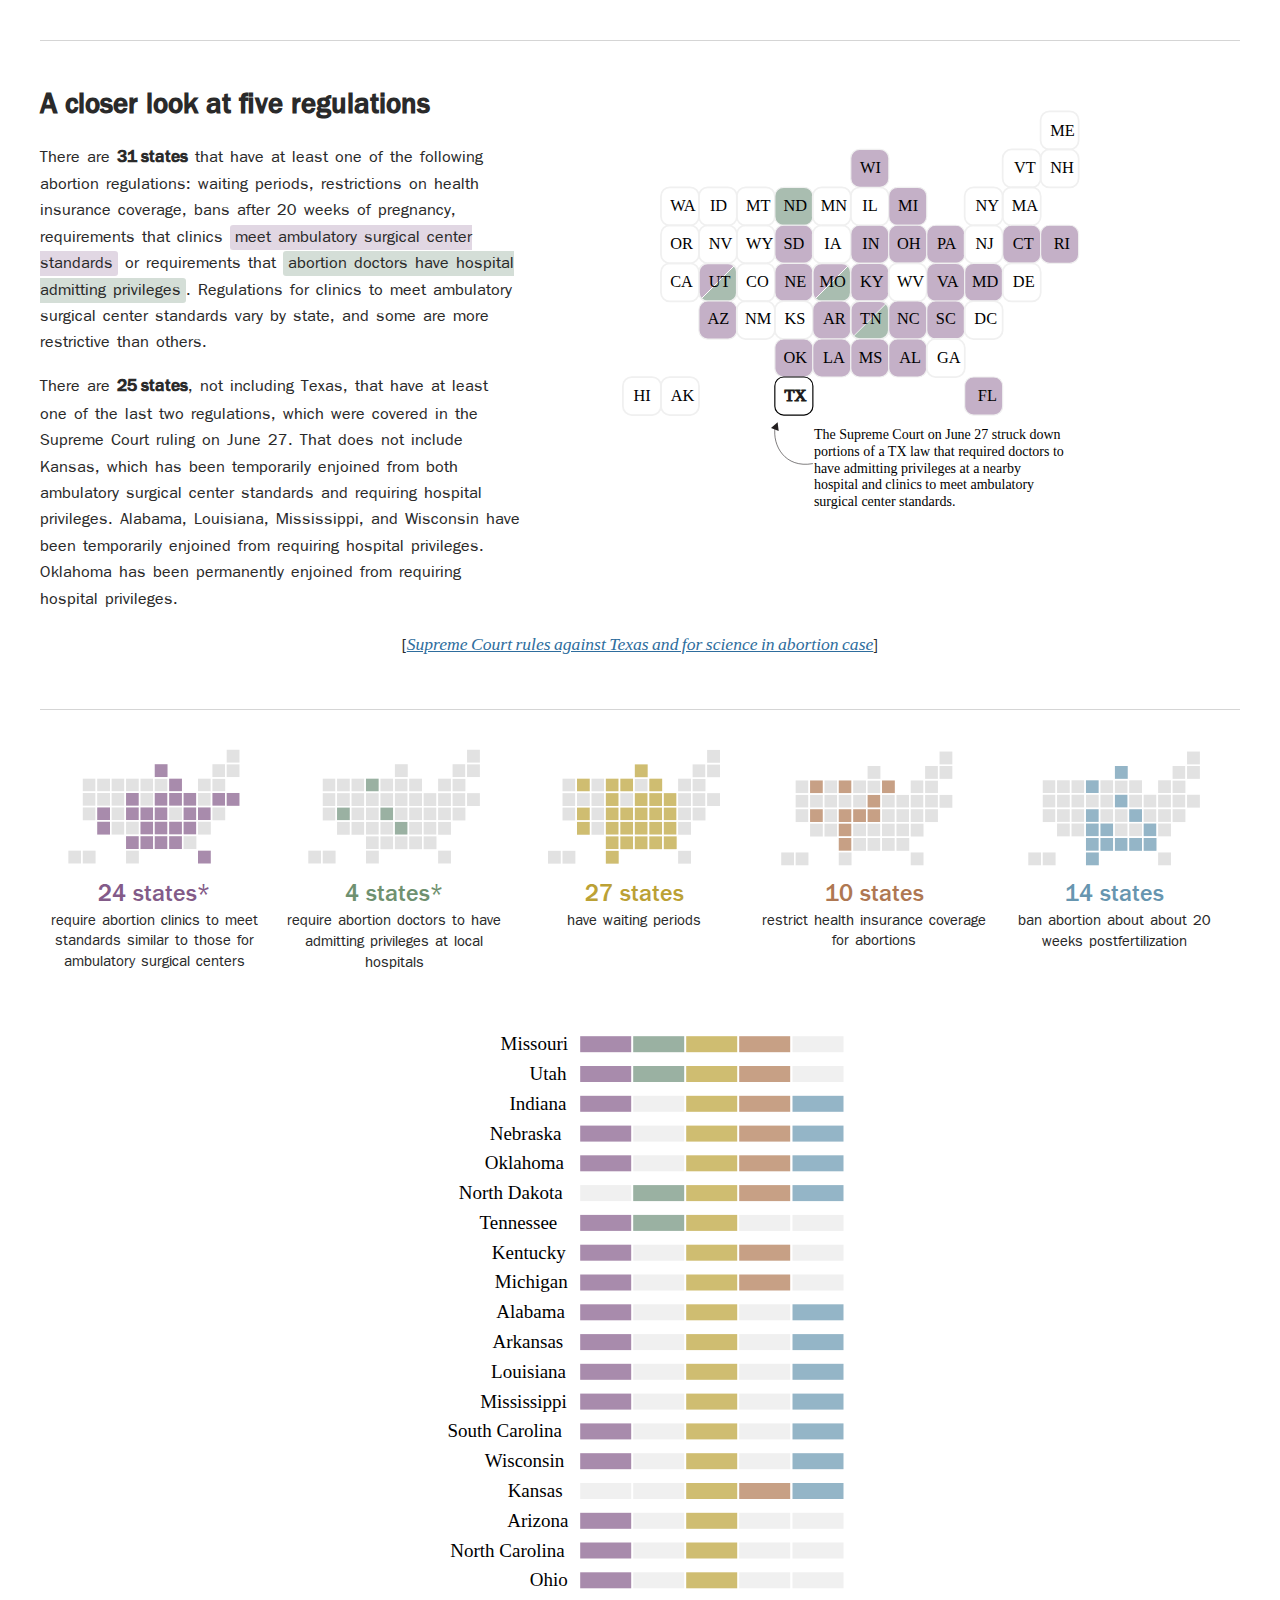
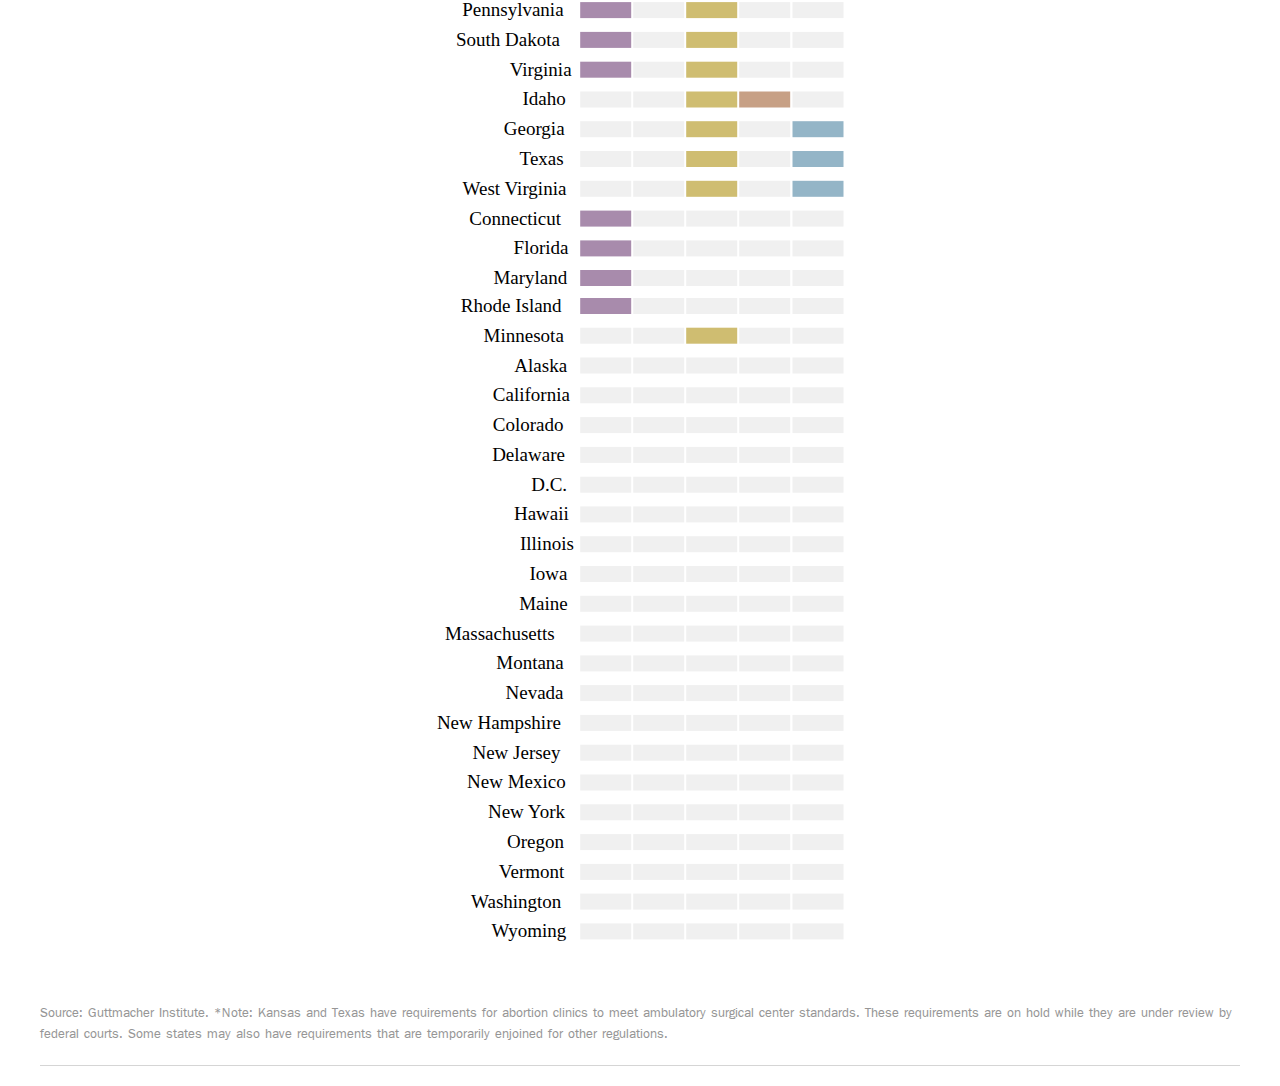
<file: anh-reverse-engineering/wapo.html>
<head>
	<title>Anh remaking "Abortion regulation by state" by Washington Post</title>
	<style>
		@font-face {font-family:"Franklin Bold"; 
		src:url(fonts/ITCFranklinGothicStd-Med.otf);}
		@font-face {font-family:"Franklin Light";
		src:url(fonts/franklin-gothic-light.ttf);}

		body {margin:40px;
			color:#2a2a2a;}
		h1 {font-family:"Franklin Bold", Helvetica, Arial, sans-serif;
			font-size:1.8em;
			font-weight:800;}
		p 
			{font-family:"Franklin Light", Helvetica, Arial, sans-serif;
			font-size:1.1em;
			line-height:1.5em;
			word-spacing:-1px;}

		.callout {
			font-family:"Franklin Bold", Helvetica, Arial, sans-serif;
			font-weight:800;}

		.highlight1 {background-color:rgba(196,176,199,.5);
					padding:5px;border-radius:3px;}

		.highlight2 {background-color:rgba(169,189,176,.5);
					padding:5px;border-radius:3px;}

		.story-link {font-family:Georgia,serif;
					font-size:1em;
					font-style:itlac;
					color:#2e6d9d;
					text-decoration:underline;}

		.story-link:hover {color:#337ab7;}

		.top
			{width:100%;
			padding-top:30px;
			border-top:1.5px solid #D5D5D5;}

		.middle
				{text-align:center;
				clear:both;}

		.bottom
			{width:100%;
			clear:both;
			margin-top:50px;
			border-top:1.5px solid #D5D5D5;
			padding-top:30px;}

		.left
		{float:left;
		width:40%;}
		
		.right
		{float:left;
		width:55%;
		margin-left:5%;}

		.right img
			{max-width:560px;
			margin-right:10px;}

		.map-wrap
			{float:left;
			width:19%;
			margin-right:1%;
			text-align:center;}
		.map-wrap p
			{font-size:1em;
			margin-top:-1px;
			line-height:1.3em;}

		.total
			{font-family:"Franklin Bold", Helvetica, Arial, sans-serif;
			font-size:1.5em;}

		.bottom-chart
			{width:100%;
			clear:both;
			text-align:center;}

		.bottom-chart img
			{max-width:420px;}

		.bottom-source
			{color:#969696;
				line-height:20px;
				float:left;
				font-size:.8em;
				border-bottom:1px solid #D5D5D5;
				padding-bottom:5px;
				margin-bottom:20px;}
		/*tablet*/
		@media (max-width: 880px) {
			/*new style*/
			body {margin:10px;}
			.left {
				width:100%;
				float:none;}
			.right{
				width:80%;
				float:none;
				margin-left:0;
				text-align:center;
			}
			.map-wrap {
				width:30%;
				margin-right:3%;
			}
			.clear {
				clear:both;
			}
		}
		/*MOBILE*/
		@media (max-width:480px) {
			.right img {
				width:120%;
				margin-right:0;
		}
			.map-wrap {
				width:90%;
				padding:0% 5%;
		}
			.map-wrap img {
				display:none;
		}
			.bottom-chart img {
				width:80%;
			}
}

	</style>
</head>
<body>
	<div class="top">
		<div class="left">
			<h1>A closer look at five regulations</h1>
			<p>There are <span class="callout">31 states</span> that have at least one of the following abortion regulations: waiting periods, restrictions on health insurance coverage, bans after 20 weeks of pregnancy, requirements that clinics <span class="highlight1">meet ambulatory surgical center standards</span> or requirements that <span class="highlight2">abortion doctors have hospital admitting privileges</span>. Regulations for clinics to meet ambulatory surgical center standards vary by state, and some are more restrictive than others.</p>
			<p>There are <span class="callout">25 states</span>, not including Texas, that have at least one of the last two regulations, which were covered in the Supreme Court ruling on June 27. That does not include Kansas, which has been temporarily enjoined from both ambulatory surgical center standards and requiring hospital privileges. Alabama, Louisiana, Mississippi, and Wisconsin have been temporarily enjoined from requiring hospital privileges. Oklahoma has been permanently enjoined from requiring hospital privileges.</p>
		</div>
		<div class="right">
			<img src="img/top-map-1.svg"></img>
		</div>
	</div>
	<div class="middle">
		<p class="link">
		[<a class="story-link" href="https://www.washingtonpost.com/news/to-your-health/wp/2016/06/27/the-supreme-court-rules-against-texas-and-for-science-in-abortion-case/"><em>Supreme Court rules against Texas and for science in abortion case</em></a>]</p>
	</div>
	<div class="bottom">
		<div class="bottom-maps">
			<div class="map-wrap">
				<img src="img/bottom-map-1.svg"></img>
				<span class="total" style="color:#835B89">24 states*</span>
				<p>require abortion clinics to meet standards similar to those for ambulatory surgical centers</p>
			</div>

			<div class="map-wrap">
				<img src="img/bottom-map-2.svg"></img>
				<span class="total" style="color:#6F9170">4 states*</span>
				<p>require abortion doctors to have admitting privileges at local hospitals</p>
			</div>

			<div class="map-wrap">
				<img src="img/bottom-map-3.svg"></img>
				<span class="total" style="color:#BBA135">27 states</span>
				<p>have waiting periods</p>
			</div>
			<div class="clear"></div>
			<div class="map-wrap">
				<img src="img/bottom-map-4.svg"></img>
				<span class="total" style="color:#AF7852">10 states</span>
				<p>restrict health insurance coverage for abortions</p>
			</div>

			<div class="map-wrap">
				<img src="img/bottom-map-5.svg"></img>
				<span class="total" style="color:#6796B0">14 states</span>
				<p>ban abortion about about 20 weeks postfertilization</p>
			</div>


		</div>
		<div class="bottom-chart">
			<img src="img/bottom-chart-1.svg"></img>
		</div>
		<div class="bottom-source">
			<p>Source: Guttmacher Institute. *Note: Kansas and Texas have requirements for abortion clinics to meet ambulatory surgical center standards. These requirements are on hold while they are under review by federal courts. Some states may also have requirements that are temporarily enjoined for other regulations.</p>
		</div>
	</div>
</body>
</file>
<file: datastory3/stylesheet.css>
body {
	margin-left:150px;
	margin-right:100px;
	font-family: 'Gentium Basic', serif;

}
#pic1 {
	margin-left: 0
}

.headline {
	position: relative;
	font-family: 'Eczar', serif;
	color:#ffffff;
}
h2 {
	position:absolute;
	top:425px;
	left:5;
	width:100%;
	font-weight:1.2em;
	font-size:56px;
}
h4 {
	position:absolute;
	top:300px;
	left:10;
	width:100%;
}
h3 {
	text-align: center;
	font-size: 2em;
}
.subhead {
	font-family: 'Gentium Basic', serif;
}
.left {
	float:left;
	width:60%;
}
.right {
	float:right;
	width:35%;
	margin-left:5%;
}
.right img {
	max-width:70%;
	margin-right:10px;
}
.para {
	clear:both;
}
h6 {
	text-align: center
}
</file>
